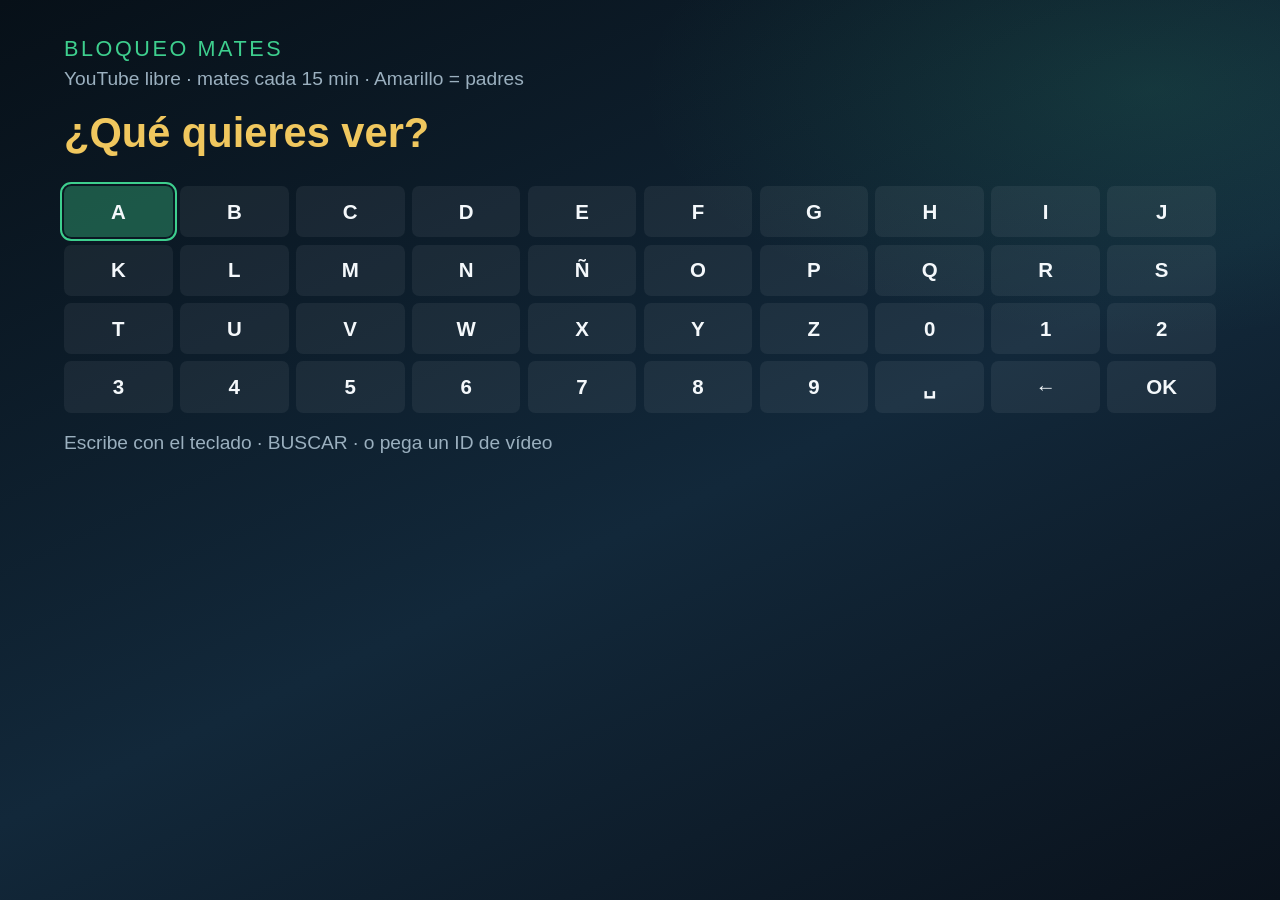
<file: apps/bloqueo-mates/index.html>
<!DOCTYPE html>
<html lang="es">
<head>
  <meta charset="UTF-8" />
  <meta name="viewport" content="width=device-width, initial-scale=1.0" />
  <title>Bloqueo Mates — YouTube libre</title>
  <link rel="stylesheet" href="css/style.css" />
</head>
<body>
  <main id="app" class="app">
    <!-- Búsqueda libre -->
    <section id="view-search" class="view view-search is-active" data-view="search">
      <header class="top">
        <p class="brand">Bloqueo Mates</p>
        <p class="sub">YouTube libre · mates cada 15 min · Amarillo = padres</p>
      </header>
      <p id="query" class="query" aria-live="polite">¿Qué quieres ver?</p>
      <div id="keyboard" class="keyboard" aria-label="Teclado"></div>
      <p id="search-status" class="status-line" aria-live="polite"></p>
      <ul id="results" class="results" aria-label="Resultados"></ul>
    </section>

    <!-- Visionado -->
    <section id="view-watch" class="view view-watch" data-view="watch" hidden>
      <div id="player" class="player"></div>
      <div id="focus-shield" class="focus-shield" tabindex="0" aria-hidden="true"></div>
      <div class="hud">
        <p class="brand">Bloqueo Mates · YouTube</p>
        <p id="countdown" class="countdown" aria-live="polite">15:00</p>
        <p id="player-status" class="status-line">…</p>
        <p class="hint">OK play/pausa · Atrás = buscar · Amarillo = padres</p>
      </div>
    </section>

    <!-- Bloqueo mates -->
    <section id="view-lock" class="view view-lock" data-view="lock" hidden>
      <div class="panel">
        <p class="brand">YouTube en pausa</p>
        <h1 id="problem" class="problem">7 × 5 = ?</h1>
        <p class="muted">Multiplicación de 1 cifra</p>
        <p id="answer" class="answer" aria-live="polite">_</p>
        <p id="feedback" class="feedback" aria-live="assertive"></p>
        <p class="hint">Números · OK enviar · Atrás borrar</p>
      </div>
    </section>

    <!-- PIN padres -->
    <section id="view-pin" class="view view-lock" data-view="pin" hidden>
      <div class="panel">
        <p class="brand">Zona padres</p>
        <h1 class="problem">PIN</h1>
        <p id="pin-dots" class="answer" aria-live="polite">····</p>
        <p id="pin-feedback" class="feedback" aria-live="assertive"></p>
        <p class="hint">0350 · Atrás cancelar</p>
      </div>
    </section>

    <!-- Menú padres -->
    <section id="view-parent" class="view view-search" data-view="parent" hidden>
      <header class="top">
        <p class="brand">Menú padres</p>
        <p class="sub">PIN correcto · elige con flechas y OK</p>
      </header>
      <ul id="parent-menu" class="results parent-menu"></ul>
    </section>
  </main>
  <script src="js/config.js"></script>
  <script src="js/main.js"></script>
</body>
</html>
</file>
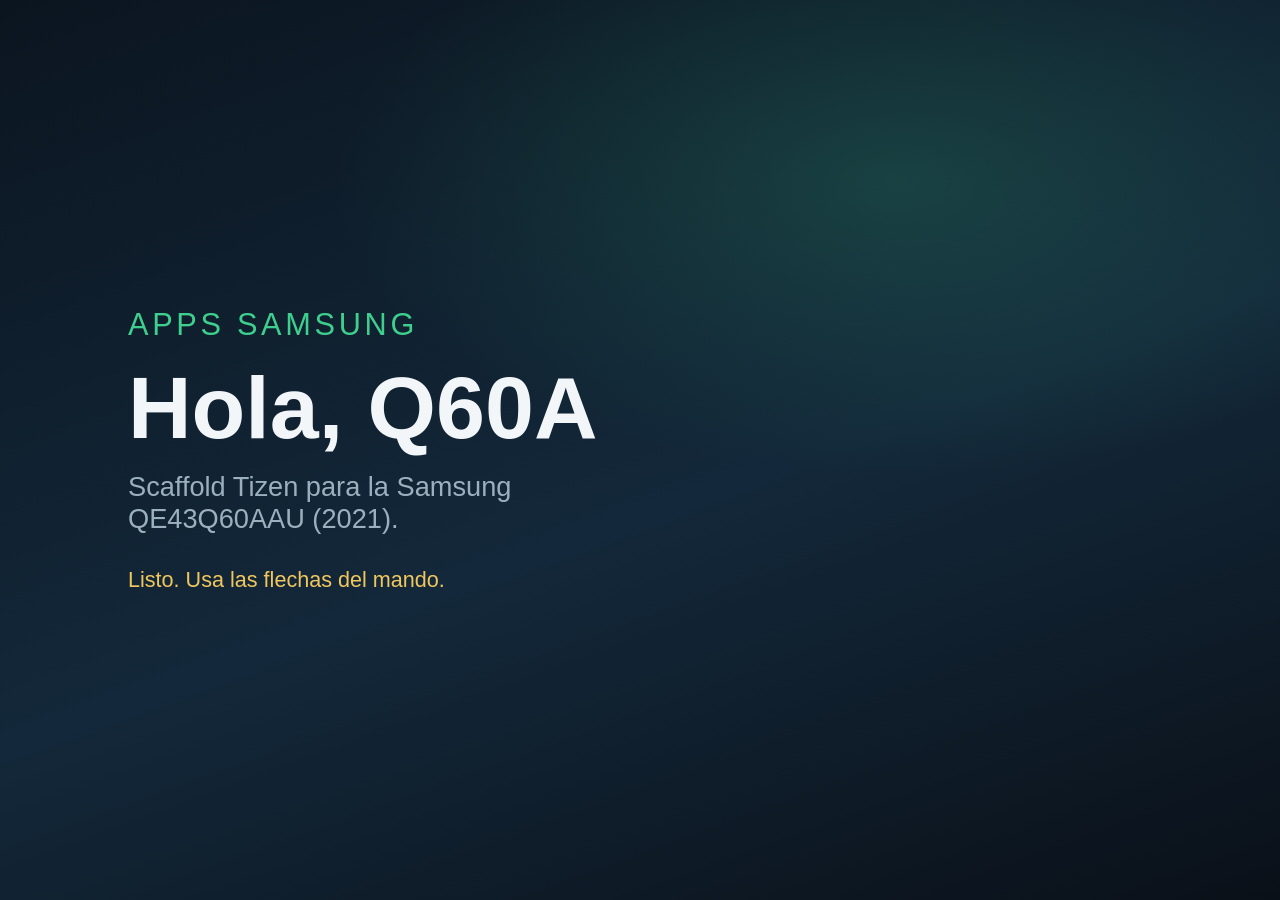
<file: apps/hola-tv/index.html>
<!DOCTYPE html>
<html lang="es">
<head>
  <meta charset="UTF-8" />
  <meta name="viewport" content="width=device-width, initial-scale=1.0" />
  <title>Hola TV — QE43Q60AAU</title>
  <link rel="stylesheet" href="css/style.css" />
</head>
<body>
  <main class="stage">
    <p class="brand">Apps SAMSUNG</p>
    <h1>Hola, Q60A</h1>
    <p class="lead">Scaffold Tizen para la Samsung QE43Q60AAU (2021).</p>
    <p id="status" class="status" aria-live="polite">Listo. Usa las flechas del mando.</p>
  </main>
  <script src="js/main.js"></script>
</body>
</html>
</file>
<file: apps/bloqueo-mates/css/style.css>
:root {
  --bg0: #071018;
  --bg1: #12283a;
  --mint: #3ecf8e;
  --amber: #f0c75e;
  --rose: #ff7a7a;
  --text: #f4f8fb;
  --muted: #9bb0bf;
  --hud: rgba(7, 16, 24, 0.78);
  --key: rgba(255, 255, 255, 0.06);
  --key-focus: rgba(62, 207, 142, 0.35);
  --row-focus: rgba(240, 199, 94, 0.22);
  font-family: "TizenSans", "Segoe UI", sans-serif;
}

* { box-sizing: border-box; margin: 0; padding: 0; }

html, body, .app {
  width: 100%;
  height: 100%;
  overflow: hidden;
  color: var(--text);
  background:
    radial-gradient(ellipse 80% 55% at 90% 10%, rgba(62, 207, 142, 0.12), transparent 50%),
    linear-gradient(155deg, var(--bg0), var(--bg1) 55%, #0a121c);
}

.view { display: none; width: 100%; height: 100%; }
.view.is-active { display: flex; }

.view-search {
  flex-direction: column;
  padding: 4vh 5vw 3vh;
  gap: 1.2rem;
}

.top { display: flex; flex-direction: column; gap: 0.35rem; }
.brand {
  color: var(--mint);
  letter-spacing: 0.12em;
  text-transform: uppercase;
  font-size: clamp(1rem, 1.8vw, 1.35rem);
}
.sub, .muted, .hint, .status-line { color: var(--muted); font-size: clamp(0.95rem, 1.5vw, 1.2rem); }

.query {
  min-height: 1.4em;
  font-size: clamp(1.8rem, 3.5vw, 2.6rem);
  font-weight: 700;
  color: var(--amber);
}

.keyboard {
  display: grid;
  grid-template-columns: repeat(10, minmax(0, 1fr));
  gap: 0.45rem;
  max-width: 72rem;
}

.key {
  list-style: none;
  text-align: center;
  padding: 0.85rem 0.3rem;
  border-radius: 0.45rem;
  background: var(--key);
  font-size: clamp(1rem, 1.6vw, 1.35rem);
  font-weight: 600;
}

.key.is-wide { grid-column: span 2; }
.key.is-focus {
  background: var(--key-focus);
  outline: 2px solid var(--mint);
  outline-offset: 2px;
}

.results {
  list-style: none;
  display: flex;
  flex-direction: column;
  gap: 0.45rem;
  overflow: hidden;
  flex: 1;
  min-height: 0;
}

.result {
  display: flex;
  align-items: center;
  gap: 1rem;
  padding: 0.75rem 1rem;
  border-radius: 0.5rem;
  background: rgba(255, 255, 255, 0.04);
}

.result.is-focus {
  background: var(--row-focus);
  outline: 2px solid var(--amber);
}

.result-thumb {
  width: 7.5rem;
  height: 4.2rem;
  object-fit: cover;
  border-radius: 0.3rem;
  background: #000;
  flex-shrink: 0;
}

.result-title {
  font-size: clamp(1.05rem, 1.8vw, 1.4rem);
  line-height: 1.25;
}

.view-watch { position: relative; display: none; background: #000; }
.view-watch.is-active { display: block; }

.player, .player iframe {
  position: absolute;
  inset: 0;
  width: 100%;
  height: 100%;
  border: 0;
}

.focus-shield {
  position: absolute;
  inset: 0;
  z-index: 2;
  outline: none;
}

.hud {
  position: absolute;
  left: 3vw;
  right: 3vw;
  bottom: 3vh;
  z-index: 3;
  display: flex;
  flex-wrap: wrap;
  align-items: baseline;
  gap: 0.7rem 1.4rem;
  padding: 0.9rem 1.3rem;
  border-radius: 0.55rem;
  background: var(--hud);
  pointer-events: none;
}

.countdown {
  font-variant-numeric: tabular-nums;
  font-size: clamp(1.7rem, 3.2vw, 2.5rem);
  font-weight: 700;
  color: var(--amber);
}

.hud .hint { margin-left: auto; }

.view-lock {
  align-items: center;
  justify-content: center;
  padding: 6vh 8vw;
}

.view-lock.is-active { display: flex; animation: rise 0.35s ease-out both; }

.panel {
  width: min(100%, 56rem);
  display: flex;
  flex-direction: column;
  gap: 0.9rem;
}

.problem {
  font-size: clamp(2.6rem, 6vw, 4.6rem);
  line-height: 1.05;
  font-weight: 700;
}

.answer {
  min-height: 1.2em;
  font-size: clamp(2.8rem, 6.5vw, 4.8rem);
  font-weight: 700;
  color: var(--mint);
  letter-spacing: 0.1em;
}

.feedback {
  min-height: 1.3em;
  font-size: clamp(1.15rem, 2vw, 1.5rem);
  color: var(--amber);
}
.feedback.is-bad { color: var(--rose); }
.feedback.is-good { color: var(--mint); }

@keyframes rise {
  from { opacity: 0; transform: translateY(14px); }
  to { opacity: 1; transform: translateY(0); }
}
</file>
<file: apps/hola-tv/css/style.css>
:root {
  --bg-deep: #0b1520;
  --bg-mid: #13283a;
  --accent: #3ecf8e;
  --text: #f2f6f8;
  --muted: #9bb0bf;
  --focus: #f0c75e;
  font-family: "Segoe UI", "TizenSans", sans-serif;
}

* {
  box-sizing: border-box;
  margin: 0;
  padding: 0;
}

html,
body {
  width: 100%;
  height: 100%;
  overflow: hidden;
  color: var(--text);
  background:
    radial-gradient(ellipse 80% 60% at 70% 20%, rgba(62, 207, 142, 0.18), transparent 55%),
    linear-gradient(160deg, var(--bg-deep), var(--bg-mid) 55%, #0a1018);
}

.stage {
  min-height: 100%;
  display: flex;
  flex-direction: column;
  justify-content: center;
  padding: 8vh 10vw;
}

.brand {
  font-size: clamp(1.4rem, 2.4vw, 2rem);
  letter-spacing: 0.12em;
  text-transform: uppercase;
  color: var(--accent);
  margin-bottom: 1.2rem;
}

h1 {
  font-size: clamp(3rem, 7vw, 5.5rem);
  font-weight: 700;
  line-height: 1.05;
  margin-bottom: 1rem;
}

.lead {
  max-width: 28ch;
  font-size: clamp(1.2rem, 2.2vw, 1.7rem);
  color: var(--muted);
  margin-bottom: 2rem;
}

.status {
  font-size: clamp(1rem, 1.8vw, 1.35rem);
  color: var(--focus);
  outline: none;
}

.status:focus {
  text-decoration: underline;
  text-underline-offset: 0.25em;
}
</file>
